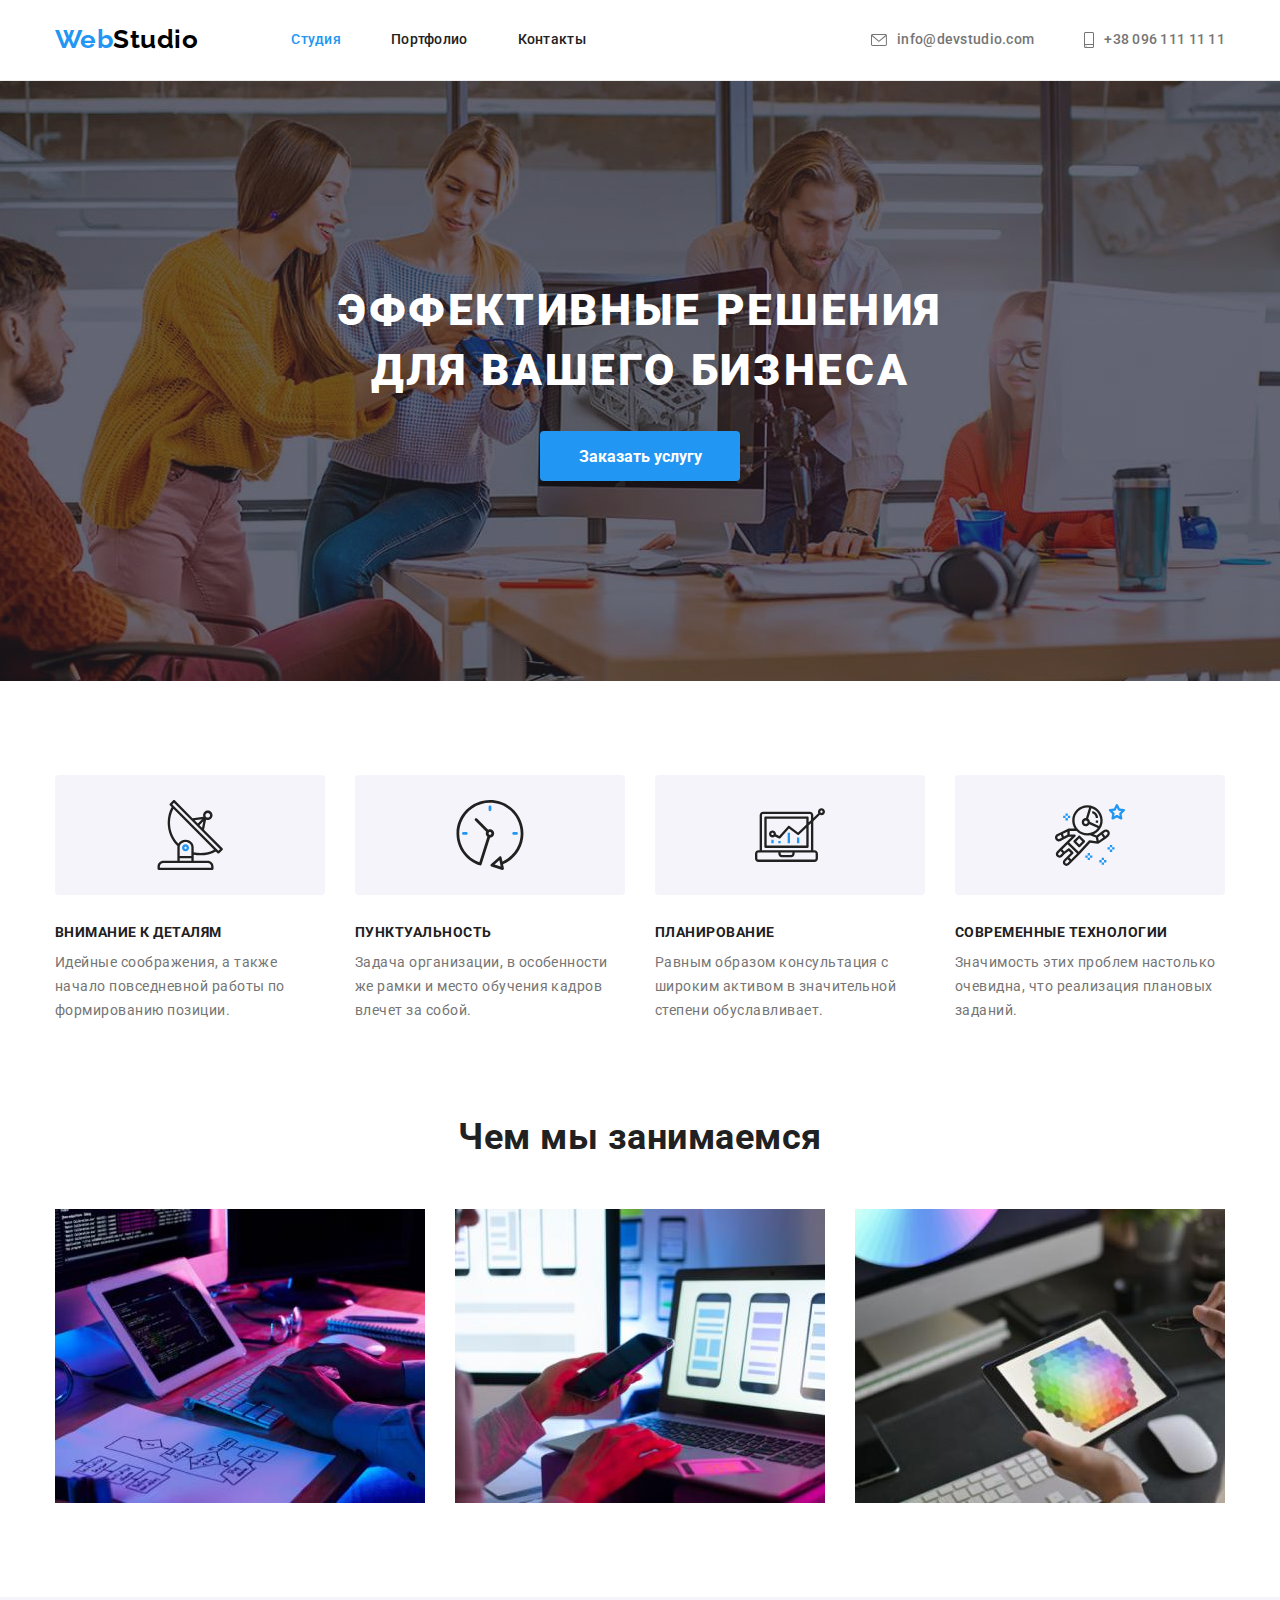
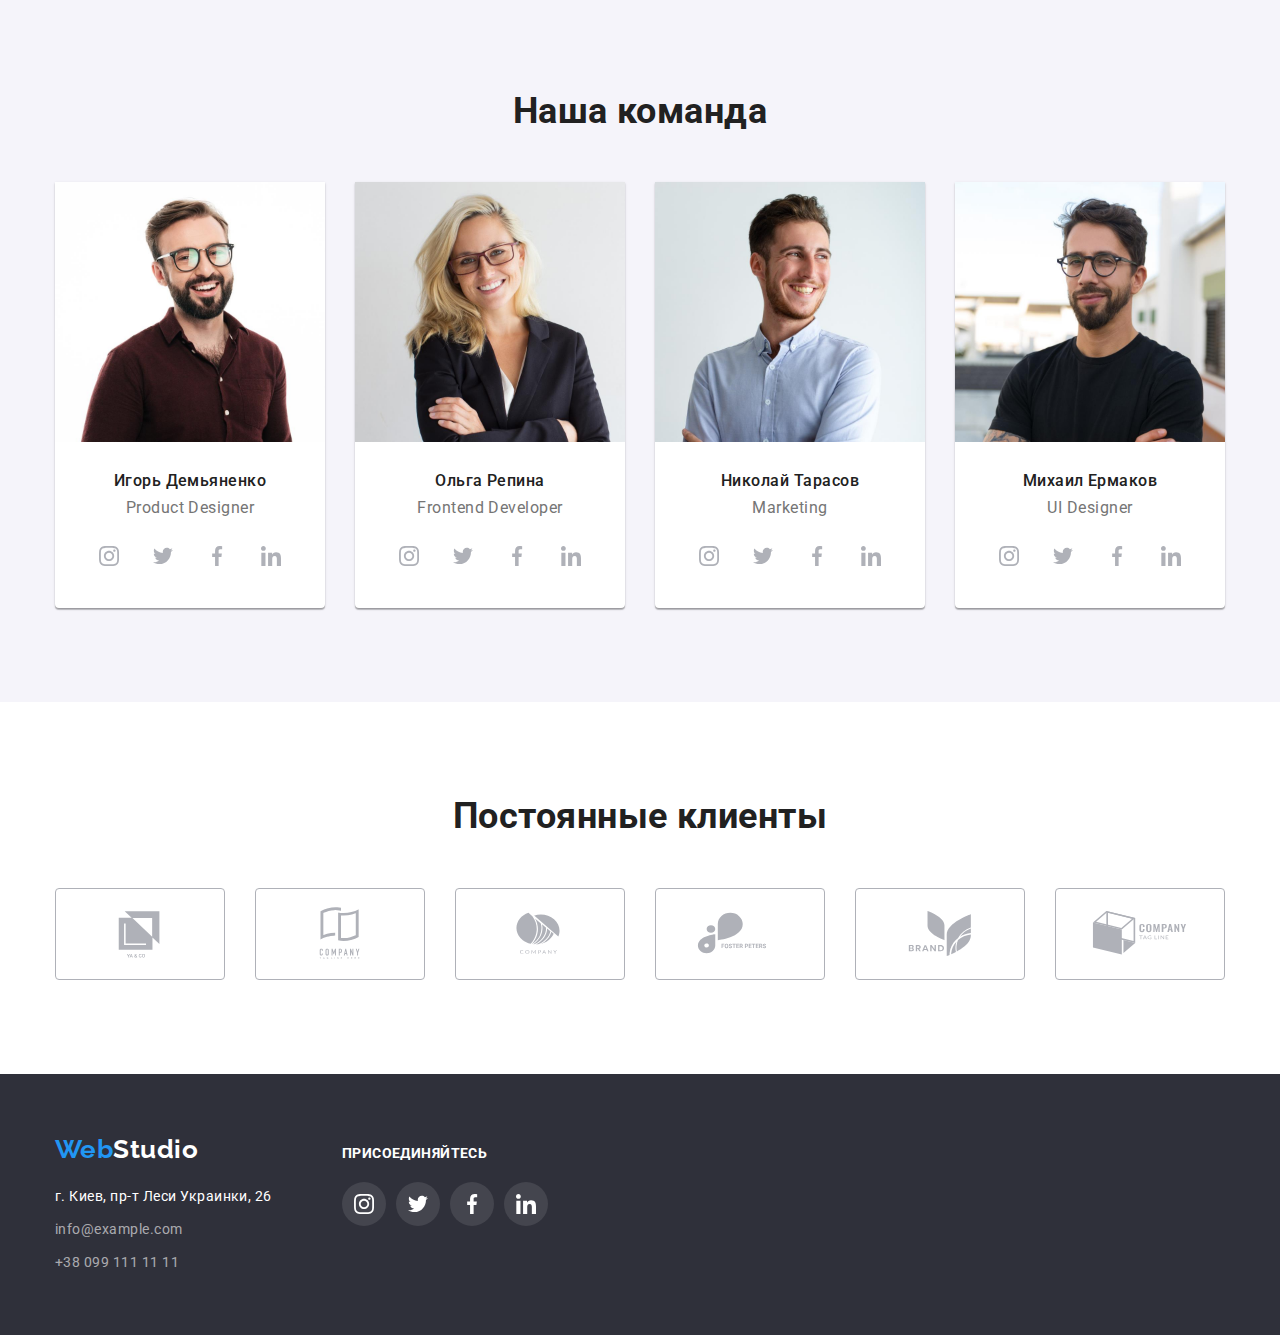
<file: index.html>
<!DOCTYPE html>
<html lang="ru">
  <head>
    <meta charset="UTF-8" />
    <meta http-equiv="X-UA-Compatible" content="IE=edge" />
    <meta name="viewport" content="width=device-width, initial-scale=1.0" />
    <title>Студия</title>
    <link rel="preconnect" href="https://fonts.googleapis.com" />
    <link rel="preconnect" href="https://fonts.gstatic.com" crossorigin />
    <link
      href="https://fonts.googleapis.com/css2?family=Raleway:wght@700&family=Roboto:wght@400;500;700;900&display=swap"
      rel="stylesheet"
    />
    <link
      rel="stylesheet"
      href="https://cdnjs.cloudflare.com/ajax/libs/modern-normalize/1.1.0/modern-normalize.min.css"
    />
    <link rel="stylesheet" href="./css/styles.css" />
  </head>

  <body>
    <!-- Шапка страницы -->
    <header class="header">
      <div class="container header-container">
        <nav class="header-navigation">
          <a href="#" class="logo-header-link">
            Web<span class="logo-header">Studio</span>
          </a>

          <ul class="site-nav">
            <li class="header-item">
              <a href="./index.html" class="site-nav-link current"> Студия </a>
            </li>
            <li class="header-item">
              <a href="./portfolio.html" class="site-nav-link"> Портфолио </a>
            </li>
            <li class="header-item">
              <a href="" class="site-nav-link"> Контакты </a>
            </li>
          </ul>
        </nav>
        <ul class="contacts-header">
          <li class="contacts-header-item">
            <a
              href="mailto:info@devstudio.com"
              class="contacts-link-header"
              aria-label="имайл"
            >
              <svg class="icon-header-svg" width="16px" height="12px">
                <use href="./images/symbol-defs.svg#icon-mail"></use>
              </svg>

              info@devstudio.com</a
            >
          </li>

          <li class="contacts-header-item">
            <a
              href="tel:+380961111111"
              class="contacts-link-header"
              aria-label="телефон"
            >
              <svg class="icon-header-svg" width="10px" height="16px">
                <use href="./images/symbol-defs.svg#icon-smartphone"></use>
              </svg>
              +38 096 111 11 11</a
            >
          </li>
        </ul>
      </div>
    </header>

    <main>
      <!-- Герой -->

      <section class="hero">
        <div class="container">
          <h1 class="hero-title">Эффективные решения для вашего бизнеса</h1>
          <button type="button" class="button-hero">Заказать услугу</button>
        </div>
      </section>
      <!-- Особенности -->
      <section class="section">
        <div class="container">
          <h2 class="visually-hidden">Особенности</h2>
          <ul class="features">
            <li class="features-item">
              <div class="features-icon">
                <svg class="features-svg">
                  <use
                    href="./images/symbol-defs.svg#icon-antenna"
                    class="svg-item"
                  ></use>
                </svg>
              </div>
              <h3 class="features-title">Внимание к деталям</h3>
              <p class="features-text">
                Идейные соображения, а также начало повседневной работы по
                формированию позиции.
              </p>
            </li>

            <li class="features-item">
              <div class="features-icon">
                <svg class="features-svg">
                  <use
                    href="./images/symbol-defs.svg#icon-clock"
                    class="svg-item"
                  ></use>
                </svg>
              </div>
              <h3 class="features-title">Пунктуальность</h3>
              <p class="features-text">
                Задача организации, в особенности же рамки и место обучения
                кадров влечет за собой.
              </p>
            </li>
            <li class="features-item">
              <div class="features-icon">
                <svg class="features-svg">
                  <use
                    href="./images/symbol-defs.svg#icon-diagram"
                    class="svg-item"
                  ></use>
                </svg>
              </div>
              <h3 class="features-title">Планирование</h3>
              <p class="features-text">
                Равным образом консультация с широким активом в значительной
                степени обуславливает.
              </p>
            </li>
            <li class="features-item">
              <div class="features-icon">
                <svg class="features-svg">
                  <use
                    href="./images/symbol-defs.svg#icon-astronaut"
                    class="svg-item"
                  ></use>
                </svg>
              </div>
              <h3 class="features-title">Современные технологии</h3>
              <p class="features-text">
                Значимость этих проблем настолько очевидна, что реализация
                плановых заданий.
              </p>
            </li>
          </ul>
        </div>
      </section>

      <section class="section section-works">
        <div class="container">
          <!--  Специализация -->
          <h2 class="works-title">Чем мы занимаемся</h2>
          <ul class="works">
            <li class="works-item">
              <img
                src="./images/box1.jpg"
                alt="Компьютер"
                width="370"
                height="294"
              />
            </li>
            <li class="works-item">
              <img
                src="./images/img.jpg"
                alt="Телефон"
                width="370"
                height="294"
              />
            </li>
            <li class="works-item">
              <img
                src="./images/img22.jpg"
                alt="Планшет"
                width="370"
                height="294"
              />
            </li>
          </ul>
        </div>
      </section>
      <!-- Команда -->
      <section class="command-section section">
        <div class="container">
          <h2 class="command-title">Наша команда</h2>
          <ul class="command">
            <li class="command-item">
              <img
                src="./images/imgigor.jpg"
                alt="Игорь Демьяненко"
                width="270"
                height="260"
              />
              <div class="command-item-bottom">
                <h3 class="command-subtitle">Игорь Демьяненко</h3>
                <p lang="en" class="command-text">Product Designer</p>
                <ul class="social-list">
                  <li class="social-item">
                    <a href="" class="soc-link">
                      <svg width="20" height="20">
                        <use
                          href="./images/symbol-defs.svg#icon-instagram"
                          class="svg-command"
                        ></use>
                      </svg>
                    </a>
                  </li>
                  <li class="social-item">
                    <a href="" class="soc-link">
                      <svg width="20" height="20">
                        <use
                          href="./images/symbol-defs.svg#icon-twitter"
                          class="svg-command"
                        ></use>
                      </svg>
                    </a>
                  </li>
                  <li class="social-item">
                    <a href="" class="soc-link">
                      <svg width="20" height="20">
                        <use
                          href="./images/symbol-defs.svg#icon-facebook"
                          class="svg-command"
                        ></use>
                      </svg>
                    </a>
                  </li>
                  <li class="social-item">
                    <a href="" class="soc-link">
                      <svg width="20" height="20">
                        <use
                          href="./images/symbol-defs.svg#icon-linkedin"
                          class="svg-command"
                        ></use>
                      </svg>
                    </a>
                  </li>
                </ul>
              </div>
            </li>
            <li class="command-item">
              <img
                src="./images/imgolga.jpg"
                alt="Ольга Репина"
                width="270"
                height="260"
              />
              <div class="command-item-bottom">
                <h3 class="command-subtitle">Ольга Репина</h3>
                <p lang="en" class="command-text">Frontend Developer</p>
                <ul class="social-list">
                  <li class="social-item">
                    <a href="" class="soc-link">
                      <svg width="20" height="20">
                        <use
                          href="./images/symbol-defs.svg#icon-instagram"
                          class="svg-command"
                        ></use>
                      </svg>
                    </a>
                  </li>
                  <li class="social-item">
                    <a href="" class="soc-link">
                      <svg width="20" height="20">
                        <use
                          href="./images/symbol-defs.svg#icon-twitter"
                          class="svg-command"
                        ></use>
                      </svg>
                    </a>
                  </li>
                  <li class="social-item">
                    <a href="" class="soc-link">
                      <svg width="20" height="20">
                        <use
                          href="./images/symbol-defs.svg#icon-facebook"
                          class="svg-command"
                        ></use>
                      </svg>
                    </a>
                  </li>
                  <li class="social-item">
                    <a href="" class="soc-link">
                      <svg width="20" height="20">
                        <use
                          href="./images/symbol-defs.svg#icon-linkedin"
                          class="svg-command"
                        ></use>
                      </svg>
                    </a>
                  </li>
                </ul>
              </div>
            </li>

            <li class="command-item">
              <img
                src="./images/imgnykolay.jpg"
                alt="Николай Тарасов"
                width="270"
                height="260"
              />
              <div class="command-item-bottom">
                <h3 class="command-subtitle">Николай Тарасов</h3>
                <p lang="en" class="command-text">Marketing</p>
                <ul class="social-list">
                  <li class="social-item">
                    <a href="" class="soc-link">
                      <svg width="20" height="20">
                        <use
                          href="./images/symbol-defs.svg#icon-instagram"
                          class="svg-command"
                        ></use>
                      </svg>
                    </a>
                  </li>
                  <li class="social-item">
                    <a href="" class="soc-link">
                      <svg width="20" height="20">
                        <use
                          href="./images/symbol-defs.svg#icon-twitter"
                          class="svg-command"
                        ></use>
                      </svg>
                    </a>
                  </li>
                  <li class="social-item">
                    <a href="" class="soc-link">
                      <svg width="20" height="20">
                        <use
                          href="./images/symbol-defs.svg#icon-facebook"
                          class="svg-command"
                        ></use>
                      </svg>
                    </a>
                  </li>
                  <li class="social-item">
                    <a href="" class="soc-link">
                      <svg width="20" height="20">
                        <use
                          href="./images/symbol-defs.svg#icon-linkedin"
                          class="svg-command"
                        ></use>
                      </svg>
                    </a>
                  </li>
                </ul>
              </div>
            </li>
            <li class="command-item">
              <img
                src="./images/imgmikhail2.jpg"
                alt="Михаил Ермаков"
                width="270"
                height="260"
              />
              <div class="command-item-bottom">
                <h3 class="command-subtitle">Михаил Ермаков</h3>
                <p lang="en" class="command-text">UI Designer</p>
                <ul class="social-list">
                  <li class="social-item">
                    <a href="" class="soc-link">
                      <svg width="20" height="20">
                        <use
                          href="./images/symbol-defs.svg#icon-instagram"
                          class="svg-command"
                        ></use>
                      </svg>
                    </a>
                  </li>
                  <li class="social-item">
                    <a href="" class="soc-link">
                      <svg width="20" height="20">
                        <use
                          href="./images/symbol-defs.svg#icon-twitter"
                          class="svg-command"
                        ></use>
                      </svg>
                    </a>
                  </li>
                  <li class="social-item">
                    <a href="" class="soc-link">
                      <svg width="20" height="20">
                        <use
                          href="./images/symbol-defs.svg#icon-facebook"
                          class="svg-command"
                        ></use>
                      </svg>
                    </a>
                  </li>
                  <li class="social-item">
                    <a href="" class="soc-link">
                      <svg width="20" height="20">
                        <use
                          href="./images/symbol-defs.svg#icon-linkedin"
                          class="svg-command"
                        ></use>
                      </svg>
                    </a>
                  </li>
                </ul>
              </div>
            </li>
          </ul>
        </div>
      </section>

      <!-- Наши клиенты -->

      <section class="clients section">
        <div class="container">
          <h2 class="client-title">Постоянные клиенты</h2>
          <ul class="clients-list">
            <li class="clients-item">
              <a href="" class="clients-link">
                <svg class="svg-clients">
                  <use href="./images/symbol-defs.svg#icon-cl-one"></use>
                </svg>
              </a>
            </li>
            <li class="clients-item">
              <a href="" class="clients-link">
                <svg class="svg-clients">
                  <use href="./images/symbol-defs.svg#icon-cl-two"></use>
                </svg>
              </a>
            </li>
            <li class="clients-item">
              <a href="" class="clients-link">
                <svg class="svg-clients">
                  <use href="./images/symbol-defs.svg#icon-cl-three"></use>
                </svg>
              </a>
            </li>
            <li class="clients-item">
              <a href="" class="clients-link">
                <svg class="svg-clients">
                  <use href="./images/symbol-defs.svg#icon-cl-four"></use>
                </svg>
              </a>
            </li>
            <li class="clients-item">
              <a href="" class="clients-link">
                <svg class="svg-clients">
                  <use href="./images/symbol-defs.svg#icon-cl-five"></use>
                </svg>
              </a>
            </li>
            <li class="clients-item">
              <a href="" class="clients-link">
                <svg class="svg-clients">
                  <use href="./images/symbol-defs.svg#icon-cl-six"></use>
                </svg>
              </a>
            </li>
          </ul>
        </div>
      </section>
    </main>
    <!-- Футер -->
    <footer class="footer-content">
      <div class="container footer-blok">
        <div class="contact-blok">
          <a href="#" class="logo-footer-link">
            Web<span class="logo-footer">Studio</span>
          </a>
          <address>
            <ul class="contacts-footer">
              <li class="footer-contact-item">
                <a
                  href="https://goo.gl/maps/CdvJLRiEL6Q8Smko8"
                  class="location-link contacts-link-footer"
                  >г. Киев, пр-т Леси Украинки, 26
                </a>
              </li>

              <li class="footer-contact-item">
                <a
                  href="mailto:info@example.com"
                  class="contacts-link-footer mail-footer"
                  >info@example.com
                </a>
              </li>
              <li class="footer-contact-item">
                <a
                  href="tel:+380991111111"
                  class="contacts-link-footer phone-footer"
                >
                  +38 099 111 11 11
                </a>
              </li>
            </ul>
          </address>
        </div>
        <div class="footer-social">
          <strong class="footer-join">Присоединяйтесь</strong>
          <ul class="footer-social-list">
            <li class="footer-social-item">
              <a href="" class="footer-link">
                <svg class="footer-icon-svg" width="20" height="20">
                  <use href="./images/symbol-defs.svg#icon-instagram"></use>
                </svg>
              </a>
            </li>
            <li class="footer-social-item">
              <a href="" class="footer-link">
                <svg class="footer-icon-svg" width="20" height="20">
                  <use href="./images/symbol-defs.svg#icon-twitter"></use>
                </svg>
              </a>
            </li>
            <li class="footer-social-item">
              <a href="" class="footer-link">
                <svg class="footer-icon-svg" width="20" height="20">
                  <use href="./images/symbol-defs.svg#icon-facebook"></use>
                </svg>
              </a>
            </li>
            <li class="footer-social-item">
              <a href="" class="link footer-link">
                <svg class="footer-icon-svg" width="20" height="20">
                  <use href="./images/symbol-defs.svg#icon-linkedin"></use>
                </svg>
              </a>
            </li>
          </ul>
        </div>
      </div>
    </footer>
  </body>
</html>
</file>
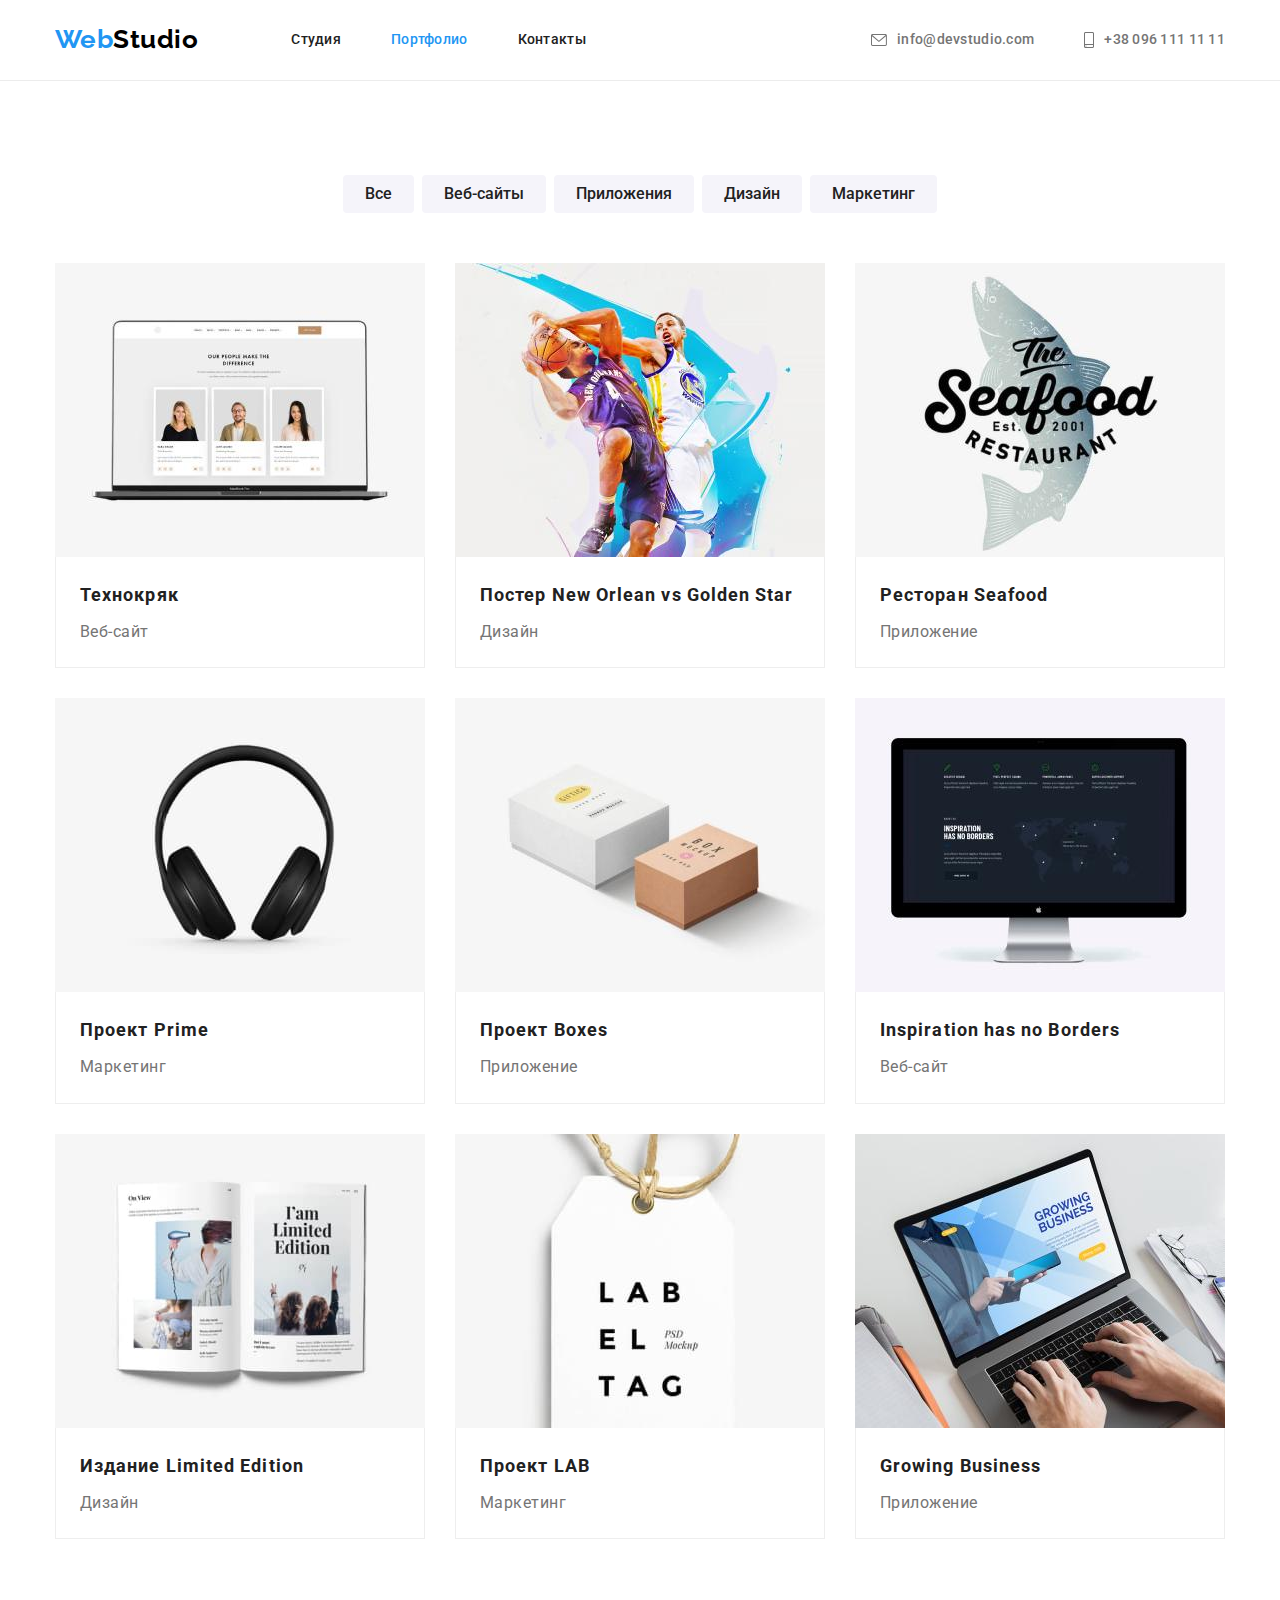
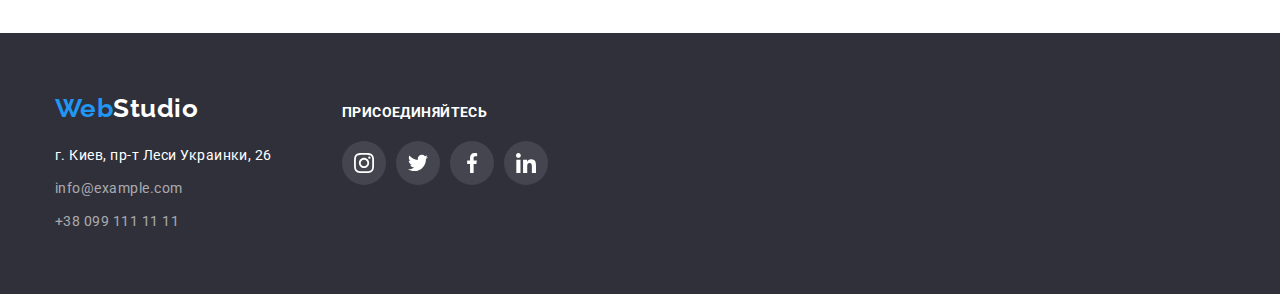
<file: portfolio.html>
<!DOCTYPE html>
<html lang="ru">
  <head>
    <meta charset="UTF-8" />
    <meta http-equiv="X-UA-Compatible" content="IE=edge" />
    <meta name="viewport" content="width=device-width, initial-scale=1.0" />
    <title>Портфолио</title>
    <link rel="preconnect" href="https://fonts.googleapis.com" />
    <link rel="preconnect" href="https://fonts.gstatic.com" crossorigin />
    <link
      href="https://fonts.googleapis.com/css2?family=Raleway:wght@700&family=Roboto:wght@400;500;700;900&display=swap"
      rel="stylesheet"
    />
    <link
      rel="stylesheet"
      href="https://cdnjs.cloudflare.com/ajax/libs/modern-normalize/1.1.0/modern-normalize.min.css"
    />

    <link rel="stylesheet" href="./css/styles.css" />
  </head>
  <body>
    <!-- Шапка страницы -->
    <header class="header">
      <div class="container header-container">
        <nav class="header-navigation">
          <a href="#" class="logo-header-link">
            Web<span class="logo-header">Studio</span>
          </a>

          <ul class="site-nav">
            <li class="header-item">
              <a href="./index.html" class="site-nav-link"> Студия </a>
            </li>
            <li class="header-item">
              <a href="./portfolio.html" class="site-nav-link current">
                Портфолио
              </a>
            </li>
            <li class="header-item">
              <a href="" class="site-nav-link"> Контакты </a>
            </li>
          </ul>
        </nav>
        <ul class="contacts-header">
          <li class="contacts-header-item">
            <a
              href="mailto:info@devstudio.com"
              class="contacts-link-header"
              aria-label="имайл"
            >
              <svg class="icon-header-svg" width="16px" height="12px">
                <use href="./images/symbol-defs.svg#icon-mail"></use>
              </svg>

              info@devstudio.com</a
            >
          </li>

          <li class="contacts-header-item">
            <a
              href="tel:+380961111111"
              class="contacts-link-header"
              aria-label="телефон"
            >
              <svg class="icon-header-svg" width="10px" height="16px">
                <use href="./images/symbol-defs.svg#icon-smartphone"></use>
              </svg>
              +38 096 111 11 11</a
            >
          </li>
        </ul>
      </div>
    </header>

    <!-- Портфолио  -->
    <main>
      <section class="section">
        <div class="container">
          <h1 class="visually-hidden">Портфолио</h1>

          <ul class="filter">
            <li class="bottom-item">
              <button type="button" class="filter-button">Все</button>
            </li>
            <li class="bottom-item">
              <button type="button" class="filter-button">Веб-сайты</button>
            </li>
            <li class="bottom-item">
              <button type="button" class="filter-button">Приложения</button>
            </li>
            <li class="bottom-item">
              <button type="button" class="filter-button">Дизайн</button>
            </li>
            <li class="bottom-item">
              <button type="button" class="filter-button">Маркетинг</button>
            </li>
          </ul>

          <!-- Прптфолио картинки   -->

          <ul class="portfolio">
            <li class="portfolio-item">
              <a href="" class="portfolio-link">
                <img
                  src="./images/imgone.jpg"
                  alt="экран"
                  width="370"
                  height="294"
                />

                <div class="portfolio-item-bottom">
                  <h2 class="portfolio-title">Технокряк</h2>
                  <p class="portfolio-text">Веб-сайт</p>
                </div>
              </a>
            </li>
            <li class="portfolio-item">
              <a href="" class="portfolio-link">
                <img
                  src="./images/imgtwo.jpg"
                  alt="баскетблолисты"
                  width="370"
                  height="294"
                />
                <div class="portfolio-item-bottom">
                  <h2 class="portfolio-title">
                    Постер New Orlean vs Golden Star
                  </h2>
                  <p class="portfolio-text">Дизайн</p>
                </div>
              </a>
            </li>
            <li class="portfolio-item">
              <a href="" class="portfolio-link">
                <img
                  src="./images/imgthree.jpg"
                  alt="ресторан"
                  width="370"
                  height="294"
                />
                <div class="portfolio-item-bottom">
                  <h2 class="portfolio-title">Ресторан Seafood</h2>
                  <p class="portfolio-text">Приложение</p>
                </div>
              </a>
            </li>
            <li class="portfolio-item">
              <a href="" class="portfolio-link">
                <img
                  src="./images/imgfour.jpg"
                  alt="наушники"
                  width="370"
                  height="294"
                />
                <div class="portfolio-item-bottom">
                  <h2 class="portfolio-title">Проект Prime</h2>
                  <p class="portfolio-text">Маркетинг</p>
                </div>
              </a>
            </li>

            <li class="portfolio-item">
              <a href="" class="portfolio-link">
                <img
                  src="./images/imgfive.jpg"
                  alt="два предмента"
                  width="370"
                  height="294"
                />
                <div class="portfolio-item-bottom">
                  <h2 class="portfolio-title">Проект Boxes</h2>
                  <p class="portfolio-text">Приложение</p>
                </div>
              </a>
            </li>
            <li class="portfolio-item">
              <a href="" class="portfolio-link">
                <img
                  src="./images/imgsix.jpg"
                  alt="монитор"
                  width="370"
                  height="294"
                />
                <div class="portfolio-item-bottom">
                  <h2 lang="en" class="portfolio-title">
                    Inspiration has no Borders
                  </h2>
                  <p class="portfolio-text">Веб-сайт</p>
                </div>
              </a>
            </li>
            <li class="portfolio-item">
              <a href="" class="portfolio-link">
                <img
                  src="./images/imgseven.jpg"
                  alt="книга"
                  width="370"
                  height="294"
                />
                <div class="portfolio-item-bottom">
                  <h2 class="portfolio-title">Издание Limited Edition</h2>
                  <p class="portfolio-text">Дизайн</p>
                </div>
              </a>
            </li>
            <li class="portfolio-item">
              <a href="" class="portfolio-link">
                <img
                  src="./images/imgeight.jpg"
                  alt="табличка"
                  width="370"
                  height="294"
                />
                <div class="portfolio-item-bottom">
                  <h2 class="portfolio-title">Проект LAB</h2>
                  <p class="portfolio-text">Маркетинг</p>
                </div>
              </a>
            </li>
            <li class="portfolio-item">
              <a href="" class="portfolio-link">
                <img
                  src="./images/imgnine.jpg"
                  alt="ноутбук"
                  width="370"
                  height="294"
                />
                <div class="portfolio-item-bottom">
                  <h2 lang="en" class="portfolio-title">Growing Business</h2>
                  <p class="portfolio-text">Приложение</p>
                </div>
              </a>
            </li>
          </ul>
        </div>
      </section>
    </main>

    <!-- Футер -->
    <footer class="footer-content">
      <div class="container footer-blok">
        <div class="contact-blok">
          <a href="#" class="logo-footer-link">
            Web<span class="logo-footer">Studio</span>
          </a>
          <address>
            <ul class="contacts-footer">
              <li class="footer-contact-item">
                <a
                  href="https://goo.gl/maps/CdvJLRiEL6Q8Smko8"
                  class="location-link contacts-link-footer"
                  >г. Киев, пр-т Леси Украинки, 26
                </a>
              </li>

              <li class="footer-contact-item">
                <a
                  href="mailto:info@example.com"
                  class="contacts-link-footer mail-footer"
                  >info@example.com
                </a>
              </li>
              <li class="footer-contact-item">
                <a
                  href="tel:+380991111111"
                  class="contacts-link-footer phone-footer"
                >
                  +38 099 111 11 11
                </a>
              </li>
            </ul>
          </address>
        </div>
        <div class="footer-social">
          <strong class="footer-join">Присоединяйтесь</strong>
          <ul class="footer-social-list">
            <li class="footer-social-item">
              <a href="" class="footer-link">
                <svg class="footer-icon-svg" width="20" height="20">
                  <use href="./images/symbol-defs.svg#icon-instagram"></use>
                </svg>
              </a>
            </li>
            <li class="footer-social-item">
              <a href="" class="footer-link">
                <svg class="footer-icon-svg" width="20" height="20">
                  <use href="./images/symbol-defs.svg#icon-twitter"></use>
                </svg>
              </a>
            </li>
            <li class="footer-social-item">
              <a href="" class="footer-link">
                <svg class="footer-icon-svg" width="20" height="20">
                  <use href="./images/symbol-defs.svg#icon-facebook"></use>
                </svg>
              </a>
            </li>
            <li class="footer-social-item">
              <a href="" class="link footer-link">
                <svg class="footer-icon-svg" width="20" height="20">
                  <use href="./images/symbol-defs.svg#icon-linkedin"></use>
                </svg>
              </a>
            </li>
          </ul>
        </div>
      </div>
    </footer>
  </body>
</html>
</file>
<file: css/styles.css>
/* цвет основного текста прозрачность 100 %#212121 */
/* вторичный цвет #757575 */

/* акцент#2196F3 */

/* color: rgba(255, 255, 255, 0.6); это футер */

/* вторичный цвет фона color: F5F4FA */
/* основной цвет фона #FFFFFF */
:root {
  --primary-text-color: #212121;
  --secondary-text-color: #757575;
  --accent-color: #2196f3;
  --rare-color: #ffffff;
  --margin-set-gap: 30px;
  --sect-bg-color: #f5f4fa;
  --soc-link-color: #afb1b8;
}

body {
  background-color: var(--rare-color);
  color: var(--primary-text-color);
  font-family: Roboto, sans-serif;
  letter-spacing: 0.03em;
}

img {
  display: block;
  max-width: 100%;
  height: auto;
}

ul {
  list-style: none;
  padding: 0;
  margin: 0;
}
a {
  text-decoration: none;
  display: block;
}

/* Section */
.section {
  padding-top: 94px;
  padding-bottom: 94px;
}

/* container */

.container {
  margin: 0 auto;
  width: 1200px;
  padding-left: 15px;
  padding-right: 15px;
}

/* Hidden Portfolio and particular */
.visually-hidden {
  position: absolute;
  width: 1px;
  height: 1px;
  margin: -1px;
  padding: 0;
  overflow: hidden;
  border: 0;
  clip: rect(0 0 0 0);
}

/* Header */

.header {
  border-bottom: 1px solid #ececec;
}

.header-container {
  display: flex;
  align-items: center;
}
.header-navigation {
  display: flex;
  align-items: center;
}

.header-item:not(:last-child) {
  margin-right: 50px;
}

/* Logo header  */

.logo-header-link {
  color: var(--accent-color);
  font-family: Raleway, sans-serif;
  font-weight: 700;
  font-size: 26px;
  line-height: 1.2;
  text-decoration: none;
  padding-bottom: 25px;
  padding-top: 24px;
  margin-right: 93px;
}

.logo-header {
  color: #000000;
}

/* Site nav */
.site-nav {
  font-weight: 500;
  font-size: 14px;
  line-height: 1.14;
  letter-spacing: 0.02em;
  display: flex;
}

.site-nav-link {
  color: var(--primary-text-color);
  padding-top: 32px;
  padding-bottom: 32px;
}

.site-nav-link:hover,
.site-nav-link:focus {
  color: var(--accent-color);
}

.site-nav-link.current {
  color: var(--accent-color);
}
/* Contacts */

.contacts-header {
  font-weight: 500;
  font-size: 14px;
  line-height: 1.14;
  letter-spacing: 0.02em;
  display: flex;
  margin-left: auto;
}

.contacts-header-item:not(:last-child) {
  margin-right: 50px;
}

.contacts-header-item {
  align-items: center;
}

.contacts-link-header {
  color: var(--secondary-text-color);
  padding-top: 32px;
  padding-bottom: 32px;
  display: flex;
  align-items: center;
}

.icon-header-svg {
  margin-right: 10px;
  fill: currentColor;
}

.contacts-link-header:hover,
.contacts-link-header:focus {
  color: var(--accent-color);
}
/* Hero */
.hero {
  max-width: 1600px;
  text-align: center;
  padding: 200px 0;
  background-image: linear-gradient(
      rgba(47, 48, 58, 0.4),
      rgba(47, 48, 58, 0.4)
    ),
    url(../images/herobg.jpg);
  background-position: center;
  background-repeat: no-repeat;
  background-size: cover;
  background-color: #c4c4c4;
  margin: 0 auto;
}

.hero-title {
  color: var(--rare-color);
  font-weight: 900;
  font-size: 44px;
  line-height: 1.36;
  letter-spacing: 0.06em;
  text-transform: uppercase;
  width: 696px;
  margin: 0 auto;
  margin-bottom: var(--margin-set-gap);
}

/* Hero button */

.button-hero {
  font-family: inherit;
  font-weight: 700;
  font-size: 16px;
  line-height: 1.9;
  background-color: var(--accent-color);
  box-shadow: 0px 4px 4px rgba(0, 0, 0, 0.15);
  border-radius: 4px;
  border: transparent;
  color: var(--rare-color);
  cursor: pointer;
  padding: 10px 32px;
  min-width: 200px;
  text-align: center;
  padding: 11px 32px 9px;
}

.button-hero:hover,
.button-hero:focus {
  background-color: var(--accent-color);
  border-color: var(--accent-color);
}

/* Features  */
.features {
  display: flex;
  margin-left: calc(-1 * var(--margin-set-gap));
}

.features-item {
  flex-basis: calc(100% / 4 - var(--margin-set-gap));
  margin-left: var(--margin-set-gap);
}

.features-icon {
  display: flex;
  height: 120px;
  margin-bottom: 30px;
  background-color: var(--sect-bg-color);
  align-items: center;
  justify-content: center;
  border-radius: 4px;
}

.features-svg {
  width: 70px;
  height: 70px;
}
.features-title {
  color: var(--primary-text-color);
  font-weight: 700;
  font-size: 14px;
  line-height: 1.14;
  text-transform: uppercase;
  margin-bottom: 10px;
  margin-top: 0;
  padding: 0;
}

.features-text {
  color: var(--secondary-text-color);
  font-size: 14px;
  line-height: 1.71;
  margin: 0;
  width: 270px;
}

/* Works */
.works {
  display: flex;
  margin-left: calc(-1 * var(--margin-set-gap));
}
.works-item {
  flex-basis: calc(100% / 3 - var(--margin-set-gap));
  margin-left: var(--margin-set-gap);
}

.section-works {
  padding-top: 0;
}
.works-title {
  color: var(--primary-text-color);
  font-weight: 700;
  font-size: 36px;
  line-height: 1.16;
  margin-top: 0;
  margin-bottom: 50px;
  text-align: center;
}
/* Command */

.command {
  display: flex;
  margin-left: calc(-1 * var(--margin-set-gap));
}

.command-item {
  flex-basis: calc(100% / 4 - var(--margin-set-gap));
  margin-left: var(--margin-set-gap);
  box-shadow: 0px 1px 3px rgba(0, 0, 0, 0.12), 0px 1px 1px rgba(0, 0, 0, 0.14),
    0px 2px 1px rgba(0, 0, 0, 0.2);
  border-radius: 0px 0px 4px 4px;
  background: var(--rare-color);
}

.command-item-bottom {
  padding: 30px 32px;
}

.command-section {
  background-color: #f5f4fa;
}
.command-title {
  font-weight: 700;
  font-size: 36px;
  line-height: 1.16;
  margin-bottom: 50px;
  margin-top: 0;
  text-align: center;
}
.command-subtitle {
  color: var(--primary-text-color);
  font-weight: 500;
  font-size: 16px;
  line-height: 1.18;
  text-align: center;
  margin: 0;
  margin-bottom: 8px;
}

.command-text {
  color: var(--secondary-text-color);
  font-size: 16px;
  line-height: 1.18;
  text-align: center;
  margin: 0;
  margin-bottom: 16px;
}

.social-list {
  display: flex;
}

.social-item:not(:last-child) {
  margin-right: 10px;
}

.soc-link {
  display: flex;
  width: 44px;
  height: 44px;
  border-radius: 22px;
  fill: var(--soc-link-color);
  justify-content: center;
  align-items: center;
}

.soc-link:focus,
.soc-link:hover {
  background-color: var(--accent-color);
  fill: var(--rare-color);
}

/* Наши клиенты  */

.client-title {
  font-weight: 700;
  font-size: 36px;
  line-height: 1.16;
  margin-bottom: 50px;
  margin-top: 0;
  text-align: center;
}

.clients-list {
  display: flex;
  justify-content: center;
  align-items: center;
}

.clients-item:not(:last-child) {
  margin-right: 30px;
}

.clients-link {
  display: flex;
  border: 1px solid #afb1b8;
  border-radius: 4px;
  fill: var(--soc-link-color);
  width: 170px;
  height: 92px;
  align-items: center;
  justify-content: center;
}

.svg-clients {
  width: 106px;
  height: 60px;
}

.clients-link:hover,
.clients-link:focus {
  fill: var(--accent-color);
  border-color: var(--accent-color);
}

/*  Footer */
.footer-content {
  background-color: #2f303a;
  padding-bottom: 60px;
  padding-top: 60px;
}

/* Logo Footer */
.logo-footer-link {
  color: var(--accent-color);
  font-family: Raleway, sans-serif;
  font-weight: 700;
  font-size: 26px;
  line-height: 1.2;
  text-decoration: none;
  margin-bottom: 20px;
}
.logo-footer {
  color: var(--rare-color);
}

/* Footer Address */
.contacts-footer {
  list-style: none;
  font-size: 14px;
  line-height: 1.71;
  font-style: normal;
}

.footer-contact-item:not(:last-child) {
  margin-bottom: 9px;
}

.contacts-link-footer:hover,
.contacts-link-footer:focus {
  color: var(--accent-color);
}

.location-link {
  color: var(--rare-color);
}

.mail-footer {
  color: rgba(255, 255, 255, 0.6);
}
.phone-footer {
  color: rgba(255, 255, 255, 0.6);
}

.contact-blok {
  margin-right: 70px;
}

.footer-blok {
  display: flex;
  align-items: baseline;
}

.footer-join {
  display: block;
  margin-bottom: 20px;
  font-weight: 700;
  font-size: 14px;
  line-height: 1.14;
  letter-spacing: 0.03em;
  text-transform: uppercase;
  color: var(--rare-color);
}

.footer-social-list {
  display: flex;
}
.footer-link {
  display: flex;
  background-color: rgba(255, 255, 255, 0.1);
  width: 44px;
  height: 44px;
  border-radius: 22px;
  justify-content: center;
  align-items: center;
}
.footer-social-item:not(:last-child) {
  margin-right: 10px;
}

.footer-link:hover,
.footer-link:focus {
  background-color: var(--accent-color);
}

.footer-icon-svg {
  fill: var(--rare-color);
}
/* ----------------------------PORTFOLIO--------------------------- */

/* POTFOLIO Buttons  */
.filter {
  margin-bottom: 50px;
  display: flex;
  justify-content: center;
}

.bottom-item:not(:last-child) {
  margin-right: 8px;
}

.filter-button {
  font-family: inherit;
  font-weight: 500;
  font-size: 16px;
  line-height: 1.62;
  color: #212121;
  background: #f5f4fa;
  cursor: pointer;
  border-color: #f5f4fa;
  border-radius: 4px;
  padding: 6px 22px;
  border: transparent;
}

.filter-button:hover,
.filter-button:focus {
  color: var(--rare-color);
  background: #2196f3;
  box-shadow: 0px 3px 1px rgba(0, 0, 0, 0.1), 0px 1px 2px rgba(0, 0, 0, 0.08),
    0px 2px 2px rgba(0, 0, 0, 0.12);
  border-radius: 4px;
}

/*  Portfolio pages*/

.portfolio {
  flex-wrap: wrap;
  display: flex;
  margin-left: calc(-1 * var(--margin-set-gap));
  margin-top: calc(-1 * var(--margin-set-gap));
}

.portfolio-item {
  flex-basis: calc(100% / 3 - var(--margin-set-gap));
  margin-left: var(--margin-set-gap);
  margin-top: var(--margin-set-gap);
}

.portfolio-item-bottom {
  padding: 20px 24px;
  border: 1px solid #eeeeee;
  border-top: none;
}

.portfolio-title {
  color: var(--primary-text-color);
  font-weight: 700;
  font-size: 18px;
  line-height: 2;
  letter-spacing: 0.06em;
  margin: 0;
  margin-bottom: 4px;
  padding: 0;
}

.portfolio-text {
  color: var(--secondary-text-color);
  font-size: 16px;
  line-height: 1.9;
  margin: 0;
}

.portfolio-link:hover,
.portfolio-link:focus {
  display: block;
  background: var(--rare-color);
  /* border: 1px solid #eeeeee; */
  box-shadow: 0px 1px 1px rgba(0, 0, 0, 0.12), 0px 4px 4px rgba(0, 0, 0, 0.06),
    1px 4px 6px rgba(0, 0, 0, 0.16);
}
</file>
